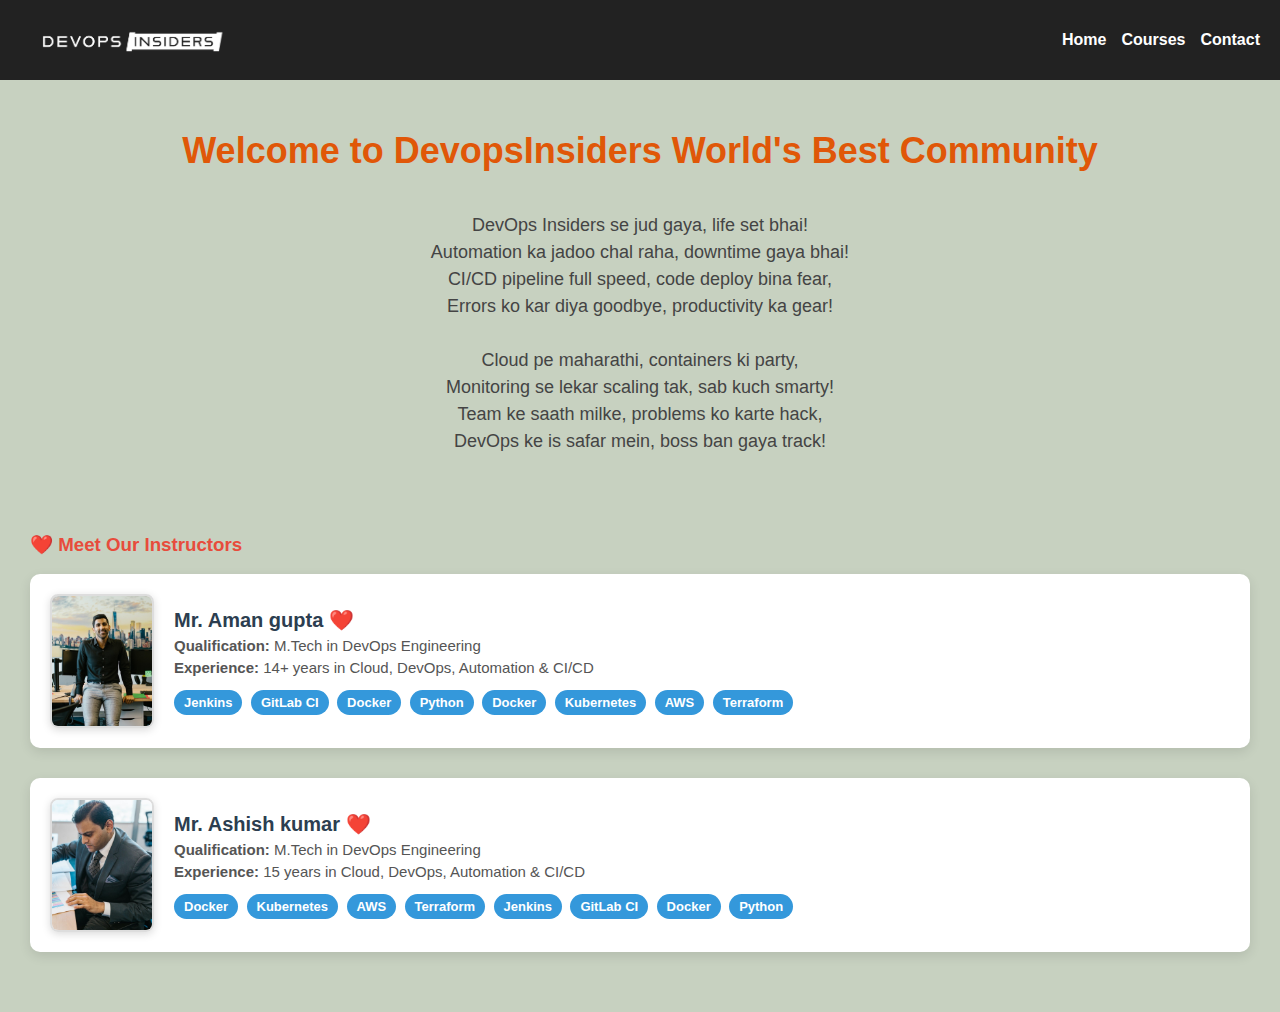
<file: index.html>
<!DOCTYPE html>
<html lang="en">
<head>
    <meta charset="UTF-8">
    <title>DevopsInsiders</title>
    <link rel="stylesheet" href="style.css">
</head>
<body>

    <header>
        <a href="index.html">
            <img src="logo.png" alt="DevopsInsiders Logo" class="logo" />
        </a>
        <nav>
            <ul>
                <li><a href="index.html">Home</a></li>
                <li><a href="courses.html">Courses</a></li>
                <li><a href="contact.html">Contact</a></li>
            </ul>
        </nav>
    </header>

    <main>
        <h2 class="welcome-heading" style="margin-bottom: 40px;">Welcome to DevopsInsiders World's Best Community </h2>
        
        <p class="tagline">
            DevOps Insiders se jud gaya, life set bhai!<br>
            Automation ka jadoo chal raha, downtime gaya bhai!<br>
            CI/CD pipeline full speed, code deploy bina fear,<br>
            Errors ko kar diya goodbye, productivity ka gear!<br><br>

            Cloud pe maharathi, containers ki party,<br>
            Monitoring se lekar scaling tak, sab kuch smarty!<br>
            Team ke saath milke, problems ko karte hack,<br>
            DevOps ke is safar mein, boss ban gaya track!
        </p>

        <!-- Teachers Section -->
        <section class="teachers">
            <h3>❤️ <span style="color: #e74c3c;">Meet Our Instructors</span></h3>

            <!-- Teacher 1 -->
            <div class="teacher-card">
                <img src="teacher1.jpg" alt="Mr. Aman gupta" class="teacher-photo">
                <div class="teacher-info">
                    <h4 class="teacher-name">Mr. Aman gupta ❤️</h4>
                    <p><strong>Qualification:</strong> M.Tech in DevOps Engineering</p>
                    <p><strong>Experience:</strong> 14+ years in Cloud, DevOps, Automation & CI/CD </p>
                    <div class="skills">
                        <span class="skill">Jenkins</span>
                        <span class="skill">GitLab CI</span>
                        <span class="skill">Docker</span>
                        <span class="skill">Python</span>
                        <span class="skill">Docker</span>
                        <span class="skill">Kubernetes</span>
                        <span class="skill">AWS</span>
                        <span class="skill">Terraform</span>
                    </div>
                </div>
            </div>

            <!-- Teacher 2 -->
            <div class="teacher-card">
                <img src="teacher2.jpg" alt="Mr. Ashish kumar" class="teacher-photo">
                <div class="teacher-info">
                    <h4 class="teacher-name">Mr. Ashish kumar ❤️</h4>
                    <p><strong>Qualification:</strong> M.Tech in DevOps Engineering </p>
                    <p><strong>Experience:</strong> 15 years in Cloud, DevOps, Automation & CI/CD </p>
                    <div class="skills">
                        <span class="skill">Docker</span>
                        <span class="skill">Kubernetes</span>
                        <span class="skill">AWS</span>
                        <span class="skill">Terraform</span>
                        <span class="skill">Jenkins</span>
                        <span class="skill">GitLab CI</span>
                        <span class="skill">Docker</span>
                        <span class="skill">Python</span>
                    </div>
                </div>
            </div>
        </section>
    </main>

    <script src="script.js"></script>
</body>
</html>
</file>
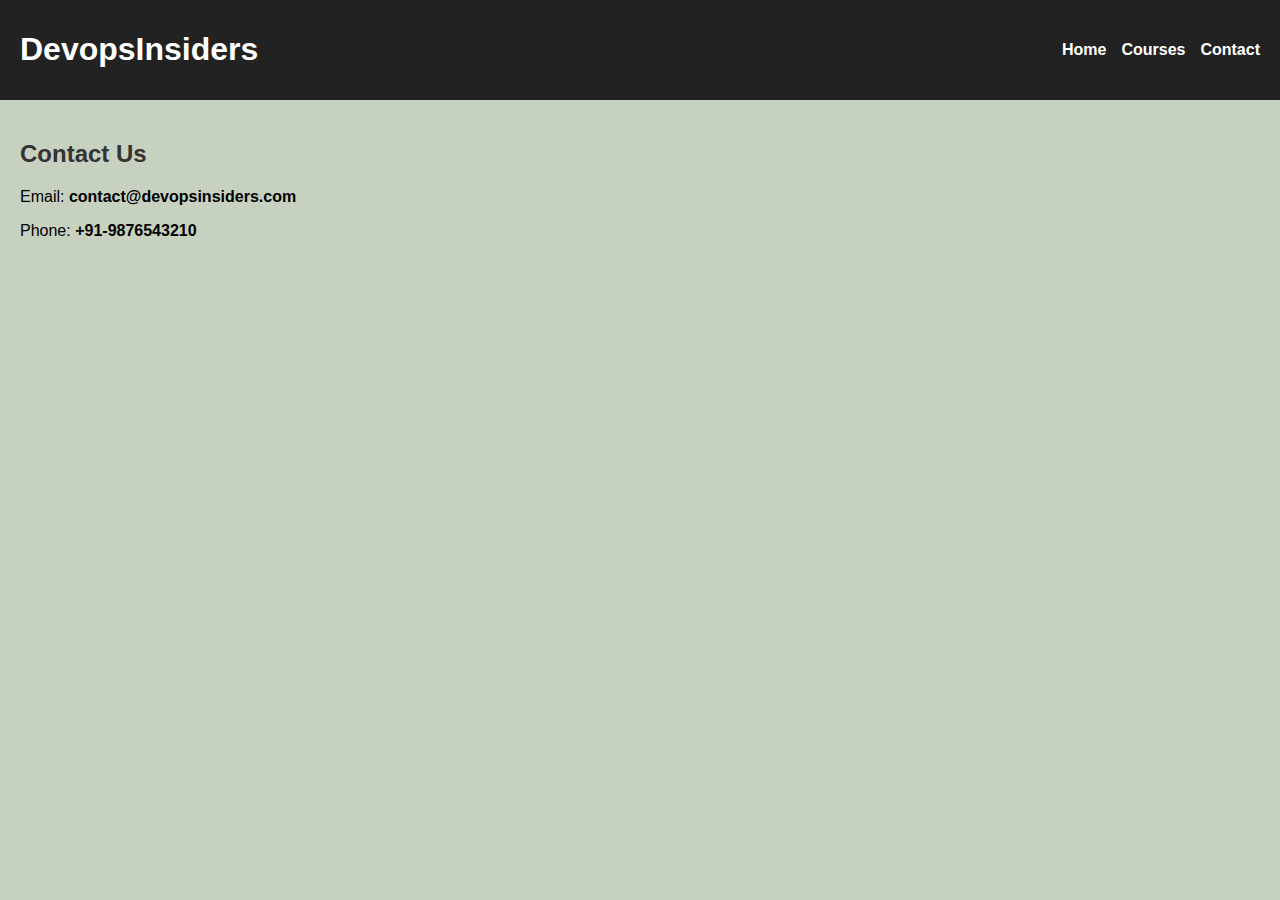
<file: contact.html>
<!DOCTYPE html>
<html lang="en">
<head>
    <meta charset="UTF-8">
    <title>Contact - DevopsInsiders</title>
    <link rel="stylesheet" href="style.css">
</head>
<body>

    <header>
        <h1 class="logo">DevopsInsiders</h1>
        <nav>
            <ul>
                <li><a href="index.html">Home</a></li>
                <li><a href="courses.html">Courses</a></li>
                <li><a href="contact.html">Contact</a></li>
            </ul>
        </nav>
    </header>

    <main>
        <h2>Contact Us</h2>
        <p>Email: <strong>contact@devopsinsiders.com</strong></p>
        <p>Phone: <strong>+91-9876543210</strong></p>
    </main>

</body>
</html>
</file>
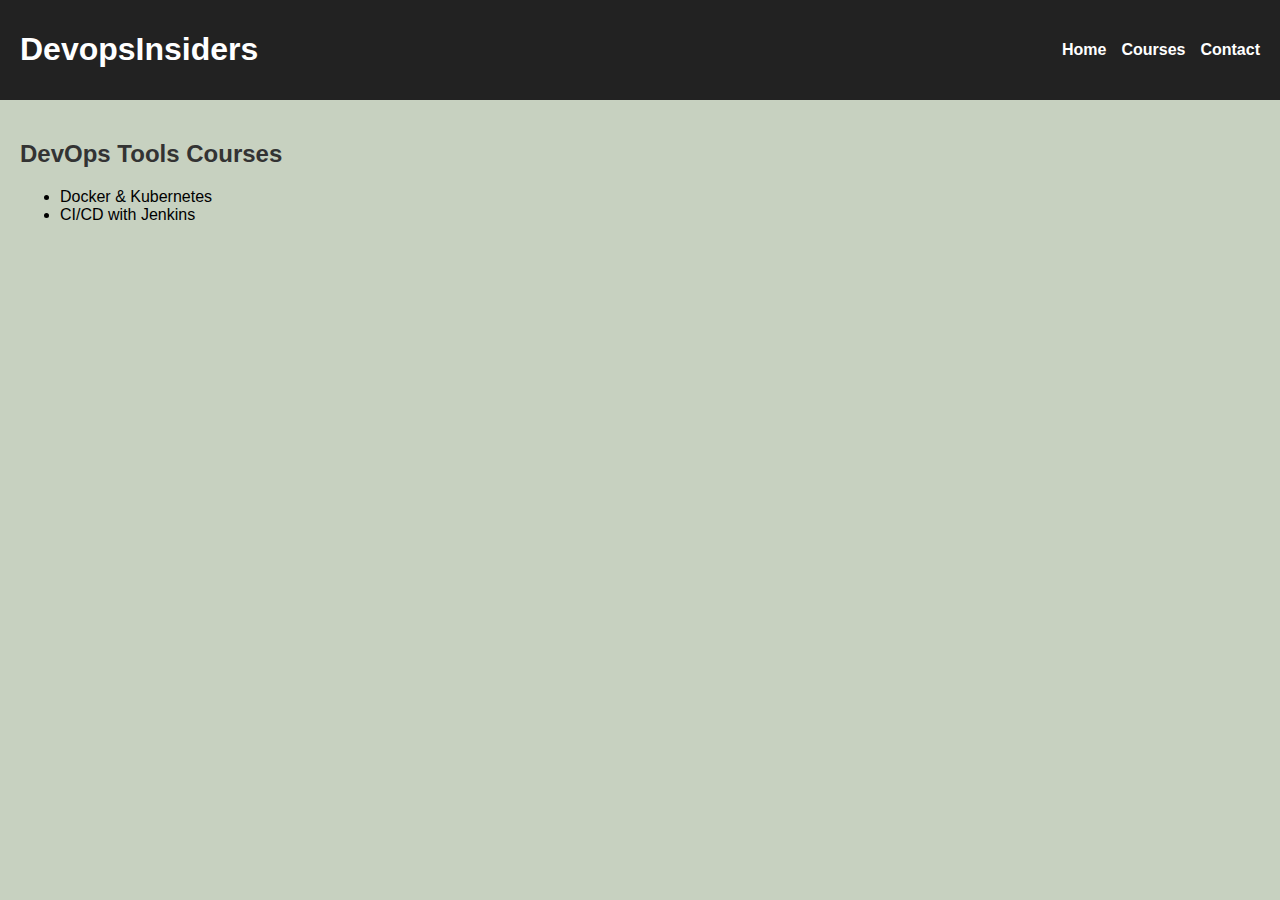
<file: courses.html>
<!DOCTYPE html>
<html lang="en">
<head>
    <meta charset="UTF-8">
    <title>Courses - DevopsInsiders</title>
    <link rel="stylesheet" href="style.css">
</head>
<body>

    <header>
        <h1 class="logo">DevopsInsiders</h1>
        <nav>
            <ul>
                <li><a href="index.html">Home</a></li>
                <li><a href="courses.html">Courses</a></li>
                <li><a href="contact.html">Contact</a></li>
            </ul>
        </nav>
    </header>

    <main>
        <h2>DevOps Tools Courses</h2>
        <ul>
            <li>Docker & Kubernetes</li>
            <li>CI/CD with Jenkins</li>
        </ul>
    </main>

</body>
</html>
</file>
<file: style.css>
body {
    font-family: Arial, sans-serif;
    margin: 0;
    padding: 0;
    background-color: #c7d1c0; /* light pink */
}

header {
    background-color: #222;
    color: white;
    display: flex;
    align-items: center;
    justify-content: space-between; /* Logo left, Nav right */
    padding: 10px 20px;
}

.logo {
    /* Text styles hata diye, kyunki ab image hai */
    width: 220px;      /* Apne logo image ka size yahan adjust karo */
    height: auto;
    flex-shrink: 0;    /* Logo chhota na ho */
}

nav ul {
    list-style: none;
    display: flex;
    gap: 15px;
    margin: 0;
    padding: 0;
}

nav ul li a {
    color: white;
    text-decoration: none;
    font-weight: bold;
}

/* Baaki tumhara original CSS unchanged hi rahega */


main {
    padding: 20px;
}

h2 {
    color: #333;
}

/* Courses Section */
.courses ul {
    list-style-type: square;
    padding-left: 20px;
}

/* ---------- Teacher Section Styling ---------- */

.teachers {
    margin-top: 50px;
    padding: 10px;
}

.teacher-card {
    display: flex;
    background-color: white;
    margin-bottom: 30px;
    padding: 20px;
    border-radius: 10px;
    box-shadow: 0 4px 12px rgba(0, 0, 0, 0.1);
    align-items: center;
    gap: 20px;
    transition: transform 0.2s ease;
}

.teacher-card:hover {
    transform: scale(1.02);
}

.teacher-photo {
    width: 100px;
    height: 130px;
    object-fit: cover;
    border-radius: 8px;
    border: 2px solid #ddd;
    box-shadow: 0 2px 8px rgba(0, 0, 0, 0.15);
}

.teacher-info {
    flex: 1;
}

.teacher-name {
    margin: 0;
    color: #2c3e50;
    font-size: 20px;
    font-weight: bold;
}

.teacher-info p {
    margin: 5px 0;
    color: #555;
    font-size: 15px;
}

/* ---------- Skills Badges ---------- */
.skills {
    margin-top: 10px;
}

.skill {
    display: inline-block;
    background-color: #3498db;
    color: white;
    padding: 5px 10px;
    margin: 4px 4px 0 0;
    border-radius: 20px;
    font-size: 13px;
    font-weight: bold;
    transition: background-color 0.3s ease;
}

.skill:hover {
    background-color: #2c80b4;
}


.welcome-heading {
    text-align: center;
    color: #e05708; /* Bootstrap blue */
    font-size: 36px;
    margin-top: 30px;
    font-weight: bold;
}
.welcome-heading:hover {
    color: #0ae477; /* Darker blue on hover */
}

.tagline {
    text-align: center;
    font-size: 18px;
    color: #444;
    margin: 20px auto 40px auto;
    max-width: 700px;
    line-height: 1.5;
    font-weight: 500;
    font-family: 'Segoe UI', Tahoma, Geneva, Verdana, sans-serif;
}
</file>
